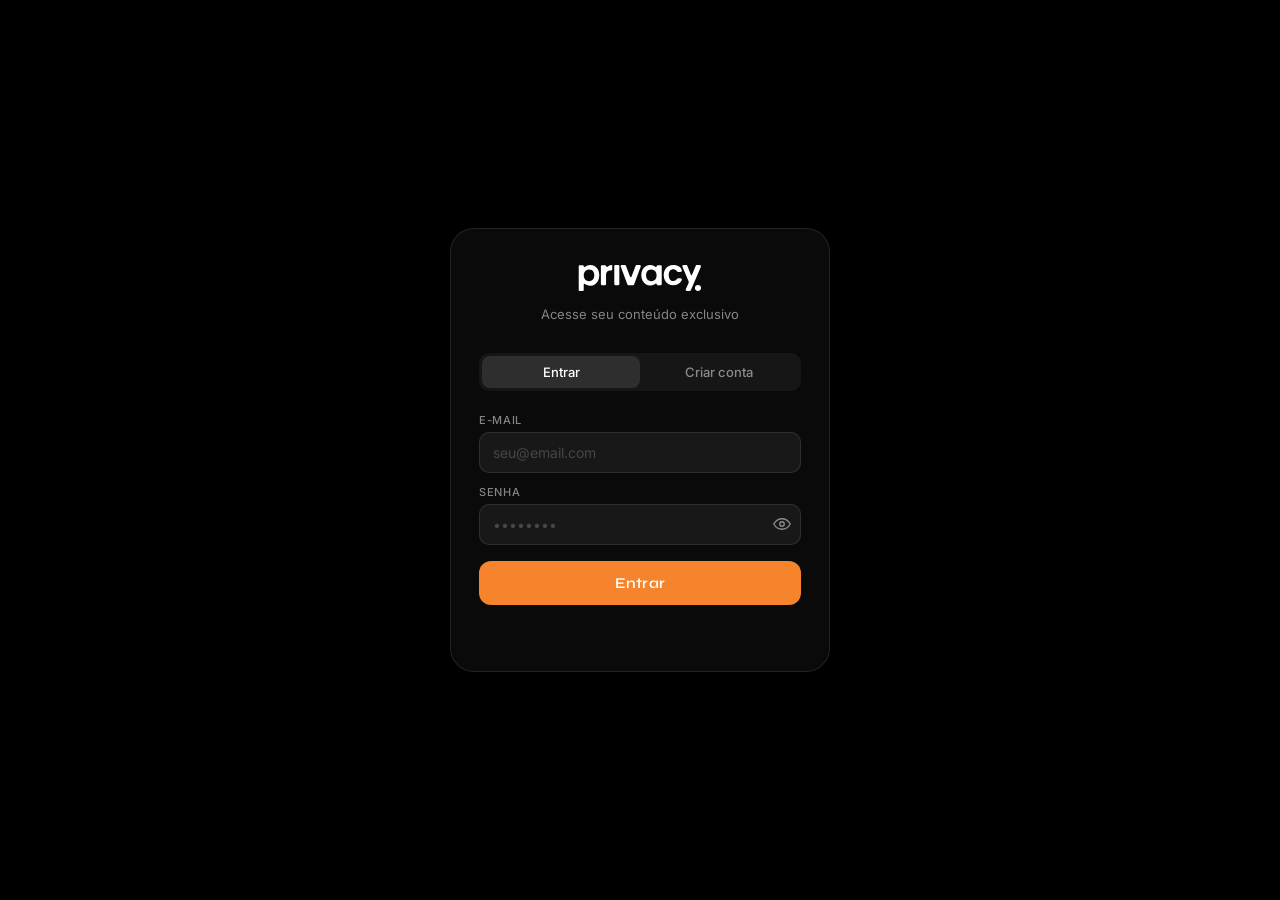
<file: members.html>
<!DOCTYPE html>
<html lang="pt-BR">
<head>
<meta charset="utf-8">
<meta name="viewport" content="width=device-width,initial-scale=1,maximum-scale=1,user-scalable=no,viewport-fit=cover">
<title>Área de Membros</title>
<link rel="icon" href="images/faviconV2.png" type="image/png">
<link rel="preconnect" href="https://fonts.googleapis.com">
<link href="https://fonts.googleapis.com/css2?family=Syne:wght@400;600;700;800&family=Inter:wght@300;400;500&display=swap" rel="stylesheet">
<style>
:root {
  --bg: #000;
  --surface: rgba(255,255,255,0.06);
  --border: rgba(255,255,255,0.1);
  --text: #fff;
  --text-dim: rgba(255,255,255,0.5);
  --accent: #f6842c;
  --accent2: #ffbfa3;
  --radius: 14px;
}

* { box-sizing: border-box; margin: 0; padding: 0; -webkit-tap-highlight-color: transparent; }
html, body { height: 100%; overflow: hidden; background: #000; color: var(--text); font-family: 'Inter', sans-serif; }
a { color: inherit; text-decoration: none; }

/* ── AUTH ─────────────────────────────────────────────────── */
#authScreen {
  position: fixed; inset: 0; z-index: 200;
  display: flex; align-items: center; justify-content: center;
  background: #000;
  padding: 24px;
}
.auth-card {
  width: 100%; max-width: 380px;
  background: rgba(255,255,255,0.04);
  border: 1px solid var(--border);
  border-radius: 24px;
  padding: 36px 28px;
  backdrop-filter: blur(20px);
}
.auth-logo {
  display: block;
  height: 26px;
  width: auto;
  margin: 0 auto 14px;
  filter: brightness(0) invert(1);
}
.auth-sub {
  font-size: 13px; color: var(--text-dim);
  margin-bottom: 28px; line-height: 1.5;
  text-align: center;
}
.auth-tabs {
  display: flex;
  background: rgba(255,255,255,0.05);
  border-radius: 10px; padding: 3px;
  margin-bottom: 22px;
}
.auth-tab {
  flex: 1; text-align: center; padding: 8px;
  border-radius: 8px; font-size: 13px; font-weight: 500;
  cursor: pointer; color: var(--text-dim);
  transition: all .2s; font-family: inherit;
  background: none; border: none;
}
.auth-tab.active { background: rgba(255,255,255,0.1); color: var(--text); }
.field { margin-bottom: 12px; }
.field label {
  display: block; font-size: 11px; font-weight: 500;
  color: var(--text-dim); margin-bottom: 5px;
  text-transform: uppercase; letter-spacing: .06em;
}
.field input {
  width: 100%; background: rgba(255,255,255,0.06);
  border: 1px solid var(--border); border-radius: 10px;
  padding: 11px 13px; color: var(--text);
  font-size: 14px; font-family: inherit; outline: none;
  transition: border-color .2s;
}
.field input:focus { border-color: var(--accent); }
.field input::placeholder { color: rgba(255,255,255,0.2); }
.btn-primary {
  width: 100%; background: var(--accent);
  color: #fff; border: none; border-radius: 12px;
  padding: 13px; font-size: 15px; font-weight: 600;
  font-family: 'Syne', sans-serif; cursor: pointer;
  margin-top: 4px; transition: opacity .2s, transform .1s;
  letter-spacing: .01em;
}
.btn-primary:hover { opacity: .9; }
.btn-primary:active { transform: scale(.98); }
.btn-primary:disabled { opacity: .45; cursor: default; }
.auth-msg {
  margin-top: 12px; font-size: 13px;
  text-align: center; color: var(--text-dim); min-height: 18px;
}
.auth-msg.error { color: #ff6b6b; }
.auth-msg.success { color: #4caf7d; }
.token-hint {
  margin-top: 16px; padding: 11px 13px;
  background: rgba(246,132,44,0.08);
  border: 1px solid rgba(246,132,44,0.2);
  border-radius: 10px; font-size: 12px;
  color: var(--accent2); line-height: 1.5; text-align: center;
}

/* ── SHORTS FEED ──────────────────────────────────────────── */
#membersScreen {
  display: none;
  position: fixed; inset: 0;
}

#shortsContainer {
  position: absolute; inset: 0;
  overflow-y: scroll;
  scroll-snap-type: y mandatory;
  -webkit-overflow-scrolling: touch;
  scrollbar-width: none;
}
#shortsContainer::-webkit-scrollbar { display: none; }

.short-slide {
  position: relative;
  width: 100%; height: 100dvh;
  scroll-snap-align: start;
  scroll-snap-stop: always;
  display: flex; align-items: center; justify-content: center;
  background: #000;
  overflow: hidden;
}

/* Video */
.short-video {
  position: absolute; inset: 0;
  width: 100%; height: 100%;
  object-fit: cover;
  background: #000;
}
.short-video-iframe {
  position: absolute; inset: 0;
  width: 100%; height: 100%;
  border: none;
}

/* Gradient overlay */
.short-gradient {
  position: absolute; inset: 0;
  background: linear-gradient(
    to bottom,
    rgba(0,0,0,0.25) 0%,
    transparent 25%,
    transparent 50%,
    rgba(0,0,0,0.6) 80%,
    rgba(0,0,0,0.88) 100%
  );
  pointer-events: none;
  z-index: 2;
}

/* Info overlay - bottom left */
.short-info {
  position: absolute;
  bottom: 0; left: 0; right: 72px;
  z-index: 3;
  padding: 0 16px 28px;
}
.short-num {
  font-size: 10px; font-weight: 600;
  color: rgba(255,255,255,0.4);
  letter-spacing: .1em; text-transform: uppercase;
  margin-bottom: 6px;
}
.short-title {
  font-family: 'Syne', sans-serif;
  font-size: 17px; font-weight: 700;
  line-height: 1.3; color: #fff;
  margin-bottom: 5px;
  text-shadow: 0 1px 8px rgba(0,0,0,0.5);
}
.short-desc {
  font-size: 13px; color: rgba(255,255,255,0.7);
  line-height: 1.5;
  display: -webkit-box;
  -webkit-line-clamp: 2;
  -webkit-box-orient: vertical;
  overflow: hidden;
}

/* Actions - right rail */
.short-actions {
  position: absolute;
  bottom: 0; right: 0;
  z-index: 3;
  width: 72px;
  padding-bottom: 28px;
  display: flex; flex-direction: column;
  align-items: center; gap: 20px;
}
.short-action-btn {
  display: flex; flex-direction: column;
  align-items: center; gap: 4px;
  cursor: pointer; user-select: none;
}
.short-action-icon {
  width: 44px; height: 44px;
  border-radius: 50%;
  background: rgba(255,255,255,0.12);
  backdrop-filter: blur(10px);
  display: flex; align-items: center; justify-content: center;
  transition: background .15s, transform .15s;
  border: 1px solid rgba(255,255,255,0.08);
}
.short-action-btn:active .short-action-icon {
  transform: scale(.88);
  background: rgba(255,255,255,0.2);
}
.short-action-label {
  font-size: 10px; color: rgba(255,255,255,0.6);
  font-weight: 500; text-align: center;
}

/* Expand description btn */
.short-desc-toggle {
  background: none; border: none;
  color: rgba(255,255,255,0.5);
  font-size: 12px; font-family: inherit;
  cursor: pointer; padding: 2px 0;
  display: none;
}
.short-desc.expanded {
  -webkit-line-clamp: unset;
  max-height: 120px;
  overflow-y: auto;
}

/* Play/pause tap overlay */
.tap-zone {
  position: absolute; inset: 0;
  z-index: 1;
}
.tap-feedback {
  position: absolute;
  top: 50%; left: 50%;
  transform: translate(-50%, -50%) scale(0);
  width: 70px; height: 70px;
  border-radius: 50%;
  background: rgba(255,255,255,0.18);
  display: flex; align-items: center; justify-content: center;
  pointer-events: none;
  transition: transform .12s ease-out, opacity .25s;
  opacity: 0;
  z-index: 10;
}
.tap-feedback.show {
  transform: translate(-50%, -50%) scale(1);
  opacity: 1;
}
.tap-feedback svg { opacity: .9; }

/* Thumbnail / loading state */
.short-thumb {
  position: absolute; inset: 0;
  width: 100%; height: 100%;
  object-fit: cover;
  z-index: 0;
  transition: opacity .3s;
}
.short-thumb.hidden { opacity: 0; }

/* Top bar */
.shorts-topbar {
  position: fixed; top: 0; left: 0; right: 0;
  z-index: 50;
  height: 56px;
  display: flex; align-items: center; justify-content: space-between;
  padding: 0 16px;
  pointer-events: none;
}
.topbar-logo {
  font-family: 'Syne', sans-serif;
  font-size: 20px; font-weight: 800;
  color: var(--accent);
  letter-spacing: -1px;
  text-shadow: 0 2px 12px rgba(0,0,0,0.5);
  pointer-events: all;
}
.topbar-right {
  display: flex; align-items: center; gap: 10px;
  pointer-events: all;
}
#topbarEmail {
  font-size: 12px; color: rgba(255,255,255,0.55);
  max-width: 130px; overflow: hidden;
  text-overflow: ellipsis; white-space: nowrap;
  text-shadow: 0 1px 6px rgba(0,0,0,0.6);
}
.btn-logout {
  background: rgba(255,255,255,0.1);
  backdrop-filter: blur(10px);
  border: 1px solid rgba(255,255,255,0.1);
  color: rgba(255,255,255,0.7);
  font-size: 11px; padding: 5px 12px;
  border-radius: 20px; cursor: pointer;
  font-family: inherit; transition: all .2s;
}
.btn-logout:hover { background: rgba(255,255,255,0.18); color: #fff; }

/* Scroll indicator dots */
.scroll-dots {
  position: fixed; right: 6px; top: 50%; transform: translateY(-50%);
  z-index: 50; display: flex; flex-direction: column; gap: 5px;
  pointer-events: none; opacity: 0; transition: opacity .3s;
}
.scroll-dots.visible { opacity: 1; }
.dot {
  width: 3px; height: 3px; border-radius: 2px;
  background: rgba(255,255,255,0.25);
  transition: height .25s, background .25s;
}
.dot.active {
  height: 14px;
  background: var(--accent);
}

/* Loading state */
.shorts-loading {
  position: fixed; inset: 0;
  background: #000;
  display: flex; align-items: center; justify-content: center;
  z-index: 100; flex-direction: column; gap: 14px;
}
.loading-spinner {
  width: 36px; height: 36px;
  border: 2px solid rgba(255,255,255,0.1);
  border-top-color: var(--accent);
  border-radius: 50%;
  animation: spin .7s linear infinite;
}
@keyframes spin { to { transform: rotate(360deg); } }

/* Empty state */
.shorts-empty {
  position: fixed; inset: 0;
  display: flex; align-items: center; justify-content: center;
  flex-direction: column; gap: 12px; text-align: center; padding: 32px;
}
.shorts-empty svg { opacity: .25; margin: 0 auto; }
.shorts-empty p { font-size: 15px; color: var(--text-dim); }

/* Navigation arrows (desktop) */
.nav-arrows {
  position: fixed; right: 24px; top: 50%; transform: translateY(-50%);
  z-index: 50; display: flex; flex-direction: column; gap: 10px;
  pointer-events: all;
}
.nav-arrow {
  width: 40px; height: 40px; border-radius: 50%;
  background: rgba(255,255,255,0.1);
  backdrop-filter: blur(10px);
  border: 1px solid rgba(255,255,255,0.1);
  color: #fff; cursor: pointer;
  display: flex; align-items: center; justify-content: center;
  transition: background .2s, transform .15s;
  font-size: 16px;
}
.nav-arrow:hover { background: rgba(255,255,255,0.22); transform: scale(1.08); }
.nav-arrow:disabled { opacity: .25; cursor: default; }

/* ── RESPONSIVO MOBILE ──────────────────────────────────────── */
@media (max-width: 600px) {
  .nav-arrows { display: none; }

  /* Topbar */
  .shorts-topbar { height: 52px; padding: 0 12px; }
  .topbar-logo { font-size: 18px; }
  #topbarEmail { max-width: 90px; font-size: 11px; }
  .btn-logout { font-size: 10px; padding: 4px 10px; }

  /* Info overlay */
  .short-info {
    padding: 0 12px 110px;
    right: 64px;
  }
  .short-num { font-size: 9px; margin-bottom: 4px; }
  .short-title { font-size: 15px; }
  .short-desc { font-size: 12px; }

  /* Actions rail */
  .short-actions {
    width: 64px;
    padding-bottom: 110px;
    gap: 16px;
  }
  .short-action-icon { width: 42px; height: 42px; }
  .short-action-label { font-size: 9px; }

  /* Counter badge */
  .vid-counter { bottom: 12px; font-size: 11px; padding: 4px 12px; }

  /* Auth card */
  .auth-card { padding: 28px 20px; border-radius: 18px; }
  .auth-logo { height: 22px; }
  .auth-sub { font-size: 12px; margin-bottom: 20px; }
  .field input { font-size: 16px; }
  .btn-primary { font-size: 14px; padding: 14px; }
}

/* Safe area para iPhone com notch/home bar */
@supports (padding-bottom: env(safe-area-inset-bottom)) {
  @media (max-width: 600px) {
    .short-info { padding-bottom: calc(90px + env(safe-area-inset-bottom)); }
    .short-actions { padding-bottom: calc(90px + env(safe-area-inset-bottom)); }
    .vid-counter { bottom: calc(12px + env(safe-area-inset-bottom)); }
  }
}

/* Tablet */
@media (min-width: 601px) and (max-width: 1024px) {
  .short-info { padding: 0 18px 72px; right: 80px; }
  .short-actions { width: 80px; padding-bottom: 72px; gap: 18px; }
  .short-action-icon { width: 46px; height: 46px; }
  #topbarEmail { max-width: 160px; }
}

/* Desktop */
@media (min-width: 1025px) {
  #shortsContainer { display: flex; flex-direction: column; align-items: center; }
  .short-slide { max-width: 460px; margin: 0 auto; }
}

/* Video counter badge */
.vid-counter {
  position: fixed; bottom: 16px; left: 50%; transform: translateX(-50%);
  z-index: 50;
  background: rgba(0,0,0,0.55);
  backdrop-filter: blur(8px);
  border: 1px solid rgba(255,255,255,0.1);
  border-radius: 20px; padding: 5px 14px;
  font-size: 12px; color: rgba(255,255,255,0.5);
  pointer-events: none;
  transition: opacity .4s;
}

/* Progress bar */
.short-progress {
  position: absolute; bottom: 0; left: 0; right: 0; height: 2px;
  background: rgba(255,255,255,0.1); z-index: 4;
}
.short-progress-fill {
  height: 100%; background: var(--accent);
  width: 0%; transition: width .25s linear;
}
</style>
<script>
  window.SUPABASE_URL  = 'https://zgjxdqgnjzhgxetpjaof.supabase.co';
  window.SUPABASE_ANON = 'eyJhbGciOiJIUzI1NiIsInR5cCI6IkpXVCJ9.eyJpc3MiOiJzdXBhYmFzZSIsInJlZiI6InpnanhkcWduanpoZ3hldHBqYW9mIiwicm9sZSI6ImFub24iLCJpYXQiOjE3ODYyODYxMzUsImV4cCI6MjEwMTg2MjEzNX0.Q0jwuob0FlBxsl7WLym5pknJEmuTxVnmmy2awLcRVCk';
</script>
</head>
<body>

<!-- AUTH SCREEN -->
<div id="authScreen">
  <div class="auth-card">
    <img class="auth-logo" src="images/logo-black.svg" alt="privacy">
    <div class="auth-sub">Acesse seu conteúdo exclusivo</div>
    <div class="auth-tabs">
      <button class="auth-tab active" id="tabLogin" onclick="switchTab('login')">Entrar</button>
      <button class="auth-tab" id="tabRegister" onclick="switchTab('register')">Criar conta</button>
    </div>
    <div id="formLogin">
      <div class="field"><label>E-mail</label><input type="email" id="loginEmail" placeholder="seu@email.com" autocomplete="email"></div>
      <div class="field">
        <label>Senha</label>
        <div style="position:relative">
          <input type="password" id="loginPassword" placeholder="••••••••" autocomplete="current-password" style="padding-right:44px">
          <button type="button" onclick="togglePasswordVisibility('loginPassword', this)" aria-label="Mostrar senha" style="position:absolute;right:6px;top:50%;transform:translateY(-50%);background:none;border:none;cursor:pointer;color:rgba(255,255,255,0.5);padding:4px;display:flex;align-items:center;">
            <svg width="18" height="18" viewBox="0 0 24 24" fill="none" stroke="currentColor" stroke-width="1.8"><path d="M1 12s4-7 11-7 11 7 11 7-4 7-11 7-11-7-11-7Z"/><circle cx="12" cy="12" r="3"/></svg>
          </button>
        </div>
      </div>
      <button class="btn-primary" onclick="doLogin()">Entrar</button>
    </div>
    <div id="formRegister" style="display:none">
      <div class="field"><label>E-mail</label><input type="email" id="regEmail" placeholder="seu@email.com" autocomplete="email"></div>
      <div class="field">
        <label>Senha</label>
        <div style="position:relative">
          <input type="password" id="regPassword" placeholder="Mínimo 6 caracteres" autocomplete="new-password" oninput="checkPasswordMatch()" style="padding-right:44px">
          <button type="button" onclick="togglePasswordVisibility('regPassword', this)" aria-label="Mostrar senha" style="position:absolute;right:6px;top:50%;transform:translateY(-50%);background:none;border:none;cursor:pointer;color:rgba(255,255,255,0.5);padding:4px;display:flex;align-items:center;">
            <svg width="18" height="18" viewBox="0 0 24 24" fill="none" stroke="currentColor" stroke-width="1.8"><path d="M1 12s4-7 11-7 11 7 11 7-4 7-11 7-11-7-11-7Z"/><circle cx="12" cy="12" r="3"/></svg>
          </button>
        </div>
      </div>
      <div class="field">
        <label>Confirmar senha</label>
        <div style="position:relative">
          <input type="password" id="regPassword2" placeholder="Repita a senha" oninput="checkPasswordMatch()" style="padding-right:44px">
          <button type="button" onclick="togglePasswordVisibility('regPassword2', this)" aria-label="Mostrar senha" style="position:absolute;right:6px;top:50%;transform:translateY(-50%);background:none;border:none;cursor:pointer;color:rgba(255,255,255,0.5);padding:4px;display:flex;align-items:center;">
            <svg width="18" height="18" viewBox="0 0 24 24" fill="none" stroke="currentColor" stroke-width="1.8"><path d="M1 12s4-7 11-7 11 7 11 7-4 7-11 7-11-7-11-7Z"/><circle cx="12" cy="12" r="3"/></svg>
          </button>
        </div>
        <div id="passwordMatchMsg" style="font-size:12px;margin-top:6px;display:none;"></div>
      </div>
      <button class="btn-primary" onclick="doRegister()">Criar conta</button>
      <div class="token-hint" id="tokenHint" style="display:none">🔑 Token detectado! Sua conta será vinculada ao pagamento.</div>
    </div>
    <div class="auth-msg" id="authMsg"></div>
  </div>
</div>

<!-- MEMBERS SCREEN -->
<div id="membersScreen">
  <!-- Top bar -->
  <div class="shorts-topbar">
    <div class="topbar-logo">privacy</div>
    <div class="topbar-right">
      <span id="topbarEmail"></span>
      <button class="btn-logout" onclick="logout()">Sair</button>
    </div>
  </div>

  <!-- Shorts container -->
  <div id="shortsContainer"></div>

  <!-- Desktop nav arrows -->
  <div class="nav-arrows">
    <button class="nav-arrow" id="arrowUp" onclick="navigateTo(currentIndex - 1)" title="Anterior">↑</button>
    <button class="nav-arrow" id="arrowDown" onclick="navigateTo(currentIndex + 1)" title="Próximo">↓</button>
  </div>

  <!-- Scroll dots -->
  <div class="scroll-dots" id="scrollDots"></div>

  <!-- Video counter -->
  <div class="vid-counter" id="vidCounter"></div>
</div>

<script>
var SUPABASE_URL  = window.SUPABASE_URL  || '';
var SUPABASE_ANON = window.SUPABASE_ANON || '';
var SESSION_KEY   = 'mbr_session';
var currentUser   = null;
var allVideos     = [];
var currentIndex  = 0;
var isScrolling   = false;

var urlParams   = new URLSearchParams(window.location.search);
var accessToken = urlParams.get('token') || '';

// ── INIT ──────────────────────────────────────────────────────
window.addEventListener('DOMContentLoaded', function() {
  if (accessToken) {
    switchTab('register');
    var h = document.getElementById('tokenHint');
    if (h) h.style.display = '';
  }
  var saved = localStorage.getItem(SESSION_KEY);
  if (saved) {
    try {
      var s = JSON.parse(saved);
      var token = s.access_token || (s.session && s.session.access_token);
      if (token) { if (!s.access_token) s.access_token = token; currentUser = s; showMembers(); return; }
    } catch(e) {}
  }
  showAuth();
});

// ── AUTH ──────────────────────────────────────────────────────
function switchTab(tab) {
  document.getElementById('tabLogin').classList.toggle('active', tab === 'login');
  document.getElementById('tabRegister').classList.toggle('active', tab === 'register');
  document.getElementById('formLogin').style.display    = tab === 'login' ? '' : 'none';
  document.getElementById('formRegister').style.display = tab === 'register' ? '' : 'none';
  setMsg('', '');
}

function setMsg(text, type) {
  var el = document.getElementById('authMsg');
  el.textContent = text;
  el.className = 'auth-msg' + (type ? ' ' + type : '');
}

function traduzirErro(msg) {
  if (!msg) return 'Ocorreu um erro. Tente novamente.';
  var m = msg.toLowerCase();
  if (m.includes('invalid login') || m.includes('invalid credentials') || m.includes('wrong password')) return 'E-mail ou senha incorretos.';
  if (m.includes('user already registered') || m.includes('already been registered') || m.includes('already exists')) return 'Este e-mail já está cadastrado. Faça login.';
  if (m.includes('email not confirmed')) return 'Confirme seu e-mail antes de entrar.';
  if (m.includes('signup is disabled')) return 'Cadastro temporariamente desativado.';
  if (m.includes('password should be')) return 'A senha precisa ter pelo menos 6 caracteres.';
  if (m.includes('unable to validate') || m.includes('token')) return 'Sessão expirada. Tente novamente.';
  if (m.includes('rate limit') || m.includes('too many')) return 'Muitas tentativas. Aguarde alguns minutos.';
  if (m.includes('network') || m.includes('fetch')) return 'Erro de conexão. Verifique sua internet.';
  return msg;
}

function setLoading(btn, loading, label) {
  btn.disabled = loading;
  btn.textContent = loading ? 'Aguarde...' : (label || btn._orig);
}

async function doLogin() {
  var email = document.getElementById('loginEmail').value.trim();
  var pass  = document.getElementById('loginPassword').value;
  if (!email || !pass) { setMsg('Preencha todos os campos.', 'error'); return; }
  var btn = document.querySelector('#formLogin .btn-primary');
  btn._orig = btn.textContent; setLoading(btn, true); setMsg('', '');
  try {
    var res  = await fetch(SUPABASE_URL + '/auth/v1/token?grant_type=password', {
      method: 'POST',
      headers: { 'Content-Type': 'application/json', 'apikey': SUPABASE_ANON },
      body: JSON.stringify({ email, password: pass }),
    });
    var data = await res.json();
    if (!res.ok) throw new Error(traduzirErro(data.error_description || data.msg || data.message));
    currentUser = data;
    localStorage.setItem(SESSION_KEY, JSON.stringify(data));
    showMembers();
  } catch(e) { setMsg(e.message, 'error'); } finally { setLoading(btn, false, 'Entrar'); }
}

function togglePasswordVisibility(inputId, btn) {
  var input = document.getElementById(inputId);
  var isHidden = input.type === 'password';
  input.type = isHidden ? 'text' : 'password';
  btn.innerHTML = isHidden
    ? '<svg width="18" height="18" viewBox="0 0 24 24" fill="none" stroke="currentColor" stroke-width="1.8"><path d="M17.94 17.94A10.94 10.94 0 0 1 12 19c-7 0-11-7-11-7a18.6 18.6 0 0 1 4.22-5.06M9.9 4.24A10.94 10.94 0 0 1 12 4c7 0 11 7 11 7a18.6 18.6 0 0 1-2.27 3.32M14.12 14.12a3 3 0 1 1-4.24-4.24"/><line x1="1" y1="1" x2="23" y2="23"/></svg>'
    : '<svg width="18" height="18" viewBox="0 0 24 24" fill="none" stroke="currentColor" stroke-width="1.8"><path d="M1 12s4-7 11-7 11 7 11 7-4 7-11 7-11-7-11-7Z"/><circle cx="12" cy="12" r="3"/></svg>';
}

function checkPasswordMatch() {
  var pass  = document.getElementById('regPassword').value;
  var pass2 = document.getElementById('regPassword2').value;
  var msg   = document.getElementById('passwordMatchMsg');
  if (!pass2) { msg.style.display = 'none'; return; }
  msg.style.display = 'block';
  if (pass === pass2) {
    msg.textContent = '✓ As senhas coincidem';
    msg.style.color = '#4ade80';
  } else {
    msg.textContent = '✕ As senhas não coincidem';
    msg.style.color = '#f87171';
  }
}

async function doRegister() {
  var email = document.getElementById('regEmail').value.trim();
  var pass  = document.getElementById('regPassword').value;
  var pass2 = document.getElementById('regPassword2').value;
  if (!email || !pass) { setMsg('Preencha todos os campos.', 'error'); return; }
  if (pass !== pass2)  { setMsg('As senhas não coincidem.', 'error'); return; }
  if (pass.length < 6) { setMsg('Senha muito curta.', 'error'); return; }
  var btn = document.querySelector('#formRegister .btn-primary');
  btn._orig = btn.textContent; setLoading(btn, true); setMsg('', '');
  try {
    var res  = await fetch(SUPABASE_URL + '/auth/v1/signup', {
      method: 'POST',
      headers: { 'Content-Type': 'application/json', 'apikey': SUPABASE_ANON },
      body: JSON.stringify({ email, password: pass }),
    });
    var data = await res.json();
    if (!res.ok) throw new Error(traduzirErro(data.error_description || data.msg || data.message));
    if (data.user) {
      try {
        await fetch('/api/activate-access', {
          method: 'POST',
          headers: { 'Content-Type': 'application/json' },
          body: JSON.stringify({ token: accessToken || null, user_id: data.user.id, email }),
        });
      } catch(e) {}
    }
    if (data.access_token) {
      currentUser = data;
      localStorage.setItem(SESSION_KEY, JSON.stringify(data));
      showMembers();
    } else {
      // E-mail confirmado automaticamente no passo acima — tenta logar direto
      try {
        var loginRes = await fetch(SUPABASE_URL + '/auth/v1/token?grant_type=password', {
          method: 'POST',
          headers: { 'Content-Type': 'application/json', 'apikey': SUPABASE_ANON },
          body: JSON.stringify({ email, password: pass }),
        });
        var loginData = await loginRes.json();
        if (loginRes.ok) {
          currentUser = loginData;
          localStorage.setItem(SESSION_KEY, JSON.stringify(loginData));
          showMembers();
          return;
        }
      } catch(e) {}
      setMsg('Conta criada! Faça login.', 'success');
      switchTab('login');
    }
  } catch(e) { setMsg(e.message, 'error'); } finally { setLoading(btn, false, 'Criar conta'); }
}

function logout() {
  localStorage.removeItem(SESSION_KEY);
  currentUser = null;
  document.getElementById('membersScreen').style.display = 'none';
  showAuth();
}

// ── TELAS ─────────────────────────────────────────────────────
function showAuth() {
  document.getElementById('authScreen').style.display = 'flex';
  document.getElementById('membersScreen').style.display = 'none';
}

function showMembers() {
  document.getElementById('authScreen').style.display = 'none';
  var ms = document.getElementById('membersScreen');
  ms.style.display = 'block';
  var email = (currentUser.user && currentUser.user.email) || currentUser.email || '';
  document.getElementById('topbarEmail').textContent = email;
  setTimeout(loadVideos, 50);
}

// ── LOAD VIDEOS ────────────────────────────────────────────────
async function loadVideos() {
  var container = document.getElementById('shortsContainer');
  container.innerHTML = '<div class="shorts-loading"><div class="loading-spinner"></div><p style="font-size:13px;color:rgba(255,255,255,0.4)">Carregando...</p></div>';

  try {
    var modelId = null;
    try {
      var cfgRes = await fetch('/api/admin-profile');
      if (cfgRes.ok) { var cfgData = await cfgRes.json(); modelId = cfgData._model_id || cfgData.model_id || null; }
    } catch(e) {}

    var modelFilter = modelId ? '&model_id=eq.' + encodeURIComponent(modelId) : '';
    var res = await fetch(SUPABASE_URL + '/rest/v1/medias?type=neq.photo&order=created_at.desc' + modelFilter, {
      headers: { 'apikey': SUPABASE_ANON, 'Authorization': 'Bearer ' + currentUser.access_token }
    });

    if (res.status === 401) { logout(); return; }
    allVideos = await res.json();
    renderShorts(allVideos);
  } catch(e) {
    container.innerHTML = '<div class="shorts-empty"><svg width="48" height="48" viewBox="0 0 24 24" fill="none" stroke="currentColor" stroke-width="1.5"><rect x="2" y="3" width="20" height="14" rx="2"/><path d="m8 21 4-4 4 4M12 17v4"/></svg><p>Erro ao carregar. Tente novamente.</p></div>';
  }
}

// ── RENDER SHORTS ──────────────────────────────────────────────
function renderShorts(videos) {
  var container = document.getElementById('shortsContainer');

  if (!videos.length) {
    container.innerHTML = '<div class="shorts-empty" style="height:100dvh"><svg width="48" height="48" viewBox="0 0 24 24" fill="none" stroke="currentColor" stroke-width="1.5"><polygon points="5 3 19 12 5 21 5 3"/></svg><p>Nenhum vídeo disponível ainda.</p></div>';
    return;
  }

  // Dots
  var dots = document.getElementById('scrollDots');
  var maxDots = Math.min(videos.length, 12);
  dots.innerHTML = Array.from({length: maxDots}, function(_, i) {
    return '<div class="dot' + (i === 0 ? ' active' : '') + '" data-i="' + i + '"></div>';
  }).join('');

  // Counter
  updateCounter(0, videos.length);

  container.innerHTML = '';
  videos.forEach(function(v, i) {
    container.appendChild(buildSlide(v, i, videos.length));
  });

  // Scroll observer
  setupScrollObserver();
  setupKeyboard();
  updateArrows();
}

function buildSlide(v, i, total) {
  var slide = document.createElement('div');
  slide.className = 'short-slide';
  slide.dataset.index = i;

  var isYt     = v.url && /youtube\.com|youtu\.be/i.test(v.url);
  var isEmbed  = v.url && /turbo\.cr\/embed|streamtape\.com\/e\/|mixdrop\.co\/e\/|\/embed\//i.test(v.url) && !isYt;
  var isVideo  = v.url && (/\.(mp4|webm|mov)/i.test(v.url) || v.type === 'video' || v.type === 'paid') && !isEmbed && !isYt;

  // Background / thumb
  if (v.thumbnail) {
    var thumb = document.createElement('img');
    thumb.className = 'short-thumb';
    thumb.src = v.thumbnail;
    thumb.alt = '';
    thumb.loading = i === 0 ? 'eager' : 'lazy';
    slide.appendChild(thumb);
  } else {
    var thumbBg = document.createElement('div');
    thumbBg.style.cssText = 'position:absolute;inset:0;background:linear-gradient(135deg,#1a0a00,#0d0d0d);';
    slide.appendChild(thumbBg);
  }

  // Video element
  if (isYt) {
    var ytId = (v.url.match(/(?:v=|youtu\.be\/)([^&?]+)/) || [])[1] || '';
    var iframe = document.createElement('iframe');
    iframe.className = 'short-video-iframe';
    iframe.src = 'https://www.youtube.com/embed/' + ytId + '?autoplay=0&mute=1&playsinline=1&rel=0&modestbranding=1';
    iframe.allow = 'autoplay; fullscreen';
    iframe.allowFullscreen = true;
    iframe.dataset.ytSrc = iframe.src;
    iframe.dataset.ytAutoSrc = 'https://www.youtube.com/embed/' + ytId + '?autoplay=1&mute=0&playsinline=1&rel=0&modestbranding=1';
    slide.appendChild(iframe);
  } else if (isEmbed) {
    var embedFrame = document.createElement('iframe');
    embedFrame.className = 'short-video-iframe';
    embedFrame.src = v.url;
    embedFrame.allow = 'autoplay; fullscreen; encrypted-media; picture-in-picture';
    embedFrame.allowFullscreen = true;
    embedFrame.setAttribute('allowfullscreen', '');
    embedFrame.style.cssText = 'position:absolute;inset:0;width:100%;height:100%;border:none;background:#000;';
    slide.appendChild(embedFrame);
  } else if (isVideo) {
    var vid = document.createElement('video');
    vid.className = 'short-video';
    vid.src = v.url;
    vid.loop = true;
    vid.playsinline = true;
    vid.preload = i === 0 ? 'auto' : 'none';
    vid.setAttribute('playsinline', '');
    slide.appendChild(vid);

    // Tap to play/pause
    var tapZone = document.createElement('div');
    tapZone.className = 'tap-zone';
    var tapFb = document.createElement('div');
    tapFb.className = 'tap-feedback';
    tapFb.innerHTML = '<svg width="28" height="28" viewBox="0 0 24 24" fill="white"><polygon points="5 3 19 12 5 21 5 3"/></svg>';
    tapZone.appendChild(tapFb);

    tapZone.addEventListener('click', function() {
      if (vid.paused) {
        vid.play();
        tapFb.querySelector('svg').innerHTML = '<polygon points="5 3 19 12 5 21 5 3"/>';
      } else {
        vid.pause();
        tapFb.querySelector('svg').innerHTML = '<rect x="6" y="4" width="4" height="16"/><rect x="14" y="4" width="4" height="16"/>';
      }
      tapFb.classList.add('show');
      setTimeout(function() { tapFb.classList.remove('show'); }, 600);
    });
    slide.appendChild(tapZone);

    // Progress bar
    var progWrap = document.createElement('div');
    progWrap.className = 'short-progress';
    var progFill = document.createElement('div');
    progFill.className = 'short-progress-fill';
    progWrap.appendChild(progFill);
    slide.appendChild(progWrap);

    vid.addEventListener('timeupdate', function() {
      if (vid.duration) progFill.style.width = ((vid.currentTime / vid.duration) * 100) + '%';
    });
  }

  // Gradient
  var grad = document.createElement('div');
  grad.className = 'short-gradient';
  slide.appendChild(grad);

  // Info
  var info = document.createElement('div');
  info.className = 'short-info';
  info.innerHTML =
    '<div class="short-num">' + (i + 1) + ' / ' + total + '</div>' +
    '<div class="short-title">' + escHtml(v.title || 'Sem título') + '</div>' +
    (v.description
      ? '<div class="short-desc" id="desc-' + i + '">' + escHtml(v.description) + '</div>'
      : '');
  slide.appendChild(info);

  // Actions
  var actions = document.createElement('div');
  actions.className = 'short-actions';

  // Fullscreen button
  actions.innerHTML +=
    '<div class="short-action-btn" onclick="toggleFullscreen(this)">' +
      '<div class="short-action-icon"><svg width="18" height="18" viewBox="0 0 24 24" fill="none" stroke="white" stroke-width="2"><polyline points="15 3 21 3 21 9"/><polyline points="9 21 3 21 3 15"/><line x1="21" y1="3" x2="14" y2="10"/><line x1="3" y1="21" x2="10" y2="14"/></svg></div>' +
      '<span class="short-action-label">Tela cheia</span>' +
    '</div>';

  // Share button
  actions.innerHTML +=
    '<div class="short-action-btn" onclick="shareVideo()">' +
      '<div class="short-action-icon"><svg width="18" height="18" viewBox="0 0 24 24" fill="none" stroke="white" stroke-width="2"><circle cx="18" cy="5" r="3"/><circle cx="6" cy="12" r="3"/><circle cx="18" cy="19" r="3"/><line x1="8.59" y1="13.51" x2="15.42" y2="17.49"/><line x1="15.41" y1="6.51" x2="8.59" y2="10.49"/></svg></div>' +
      '<span class="short-action-label">Compartilhar</span>' +
    '</div>';

  slide.appendChild(actions);
  return slide;
}

// ── SCROLL OBSERVER ────────────────────────────────────────────
function setupScrollObserver() {
  var container = document.getElementById('shortsContainer');
  var slides = container.querySelectorAll('.short-slide');

  var observer = new IntersectionObserver(function(entries) {
    entries.forEach(function(entry) {
      if (entry.intersectionRatio < 0.6) return;
      var idx = parseInt(entry.target.dataset.index);
      if (idx === currentIndex) return;
      currentIndex = idx;
      onSlideChange(idx);
    });
  }, { threshold: 0.6 });

  slides.forEach(function(s) { observer.observe(s); });

  // Show dots on scroll
  var dotsEl = document.getElementById('scrollDots');
  var dotsTimer;
  container.addEventListener('scroll', function() {
    dotsEl.classList.add('visible');
    clearTimeout(dotsTimer);
    dotsTimer = setTimeout(function() { dotsEl.classList.remove('visible'); }, 1500);
  }, { passive: true });
}

function onSlideChange(idx) {
  var container = document.getElementById('shortsContainer');
  var slides = container.querySelectorAll('.short-slide');

  // Pause all videos
  slides.forEach(function(slide, i) {
    var vid = slide.querySelector('video');
    var iframe = slide.querySelector('iframe');
    if (vid) vid.pause();
    if (iframe && Math.abs(i - idx) > 1) {
      // Reset iframe away from view (stop audio) — YouTube e embeds genéricos
      if (iframe.dataset.ytSrc) {
        iframe.src = iframe.dataset.ytSrc;
      } else {
        // Para embeds genéricos (turbo.cr etc), recarrega para pausar
        var embedSrc = iframe.src;
        iframe.src = '';
        iframe.src = embedSrc;
      }
    }
  });

  // Play current
  var current = slides[idx];
  if (current) {
    var vid = current.querySelector('video');
    var iframe = current.querySelector('iframe');
    if (vid) {
      vid.play().catch(function() {});
    }
    if (iframe && iframe.dataset.ytAutoSrc) {
      iframe.src = iframe.dataset.ytAutoSrc;
    }
  }

  // Update dots
  var dots = document.querySelectorAll('.dot');
  var maxDots = dots.length;
  dots.forEach(function(d, i) { d.classList.toggle('active', i === Math.min(idx, maxDots - 1)); });

  updateCounter(idx, allVideos.length);
  updateArrows();
}

function navigateTo(idx) {
  if (idx < 0 || idx >= allVideos.length) return;
  var container = document.getElementById('shortsContainer');
  var slides = container.querySelectorAll('.short-slide');
  if (slides[idx]) {
    slides[idx].scrollIntoView({ behavior: 'smooth' });
  }
}

function updateCounter(idx, total) {
  var el = document.getElementById('vidCounter');
  if (el) el.textContent = (idx + 1) + ' de ' + total;
}

function updateArrows() {
  var up   = document.getElementById('arrowUp');
  var down = document.getElementById('arrowDown');
  if (up)   up.disabled   = currentIndex <= 0;
  if (down) down.disabled = currentIndex >= allVideos.length - 1;
}

// ── KEYBOARD ───────────────────────────────────────────────────
function setupKeyboard() {
  document.addEventListener('keydown', function(e) {
    if (e.key === 'ArrowDown' || e.key === 'j') navigateTo(currentIndex + 1);
    if (e.key === 'ArrowUp'   || e.key === 'k') navigateTo(currentIndex - 1);
    if (e.key === ' ') {
      var slides = document.querySelectorAll('.short-slide');
      var vid = slides[currentIndex] && slides[currentIndex].querySelector('video');
      if (vid) { vid.paused ? vid.play() : vid.pause(); }
      e.preventDefault();
    }
  });
}

// ── ACTIONS ────────────────────────────────────────────────────
function toggleFullscreen(btn) {
  var slides = document.querySelectorAll('.short-slide');
  var slide = slides[currentIndex];
  var vid = slide && slide.querySelector('video');
  if (!vid) return;
  if (document.fullscreenElement) {
    document.exitFullscreen();
  } else {
    vid.requestFullscreen && vid.requestFullscreen();
  }
}

function shareVideo() {
  var mainUrl = window.location.origin + '/';
  var text = 'Confira este conteúdo exclusivo!';
  if (navigator.share) {
    navigator.share({ title: text, url: mainUrl }).catch(function() {});
  } else {
    navigator.clipboard && navigator.clipboard.writeText(mainUrl);
    showToast('🔗 Link copiado!');
  }
}

function showToast(msg) {
  var t = document.createElement('div');
  t.style.cssText = 'position:fixed;bottom:40px;left:50%;transform:translateX(-50%);background:rgba(30,30,30,0.95);color:#fff;padding:10px 20px;border-radius:20px;font-size:13px;z-index:9999;backdrop-filter:blur(10px);border:1px solid rgba(255,255,255,0.1);white-space:nowrap;pointer-events:none';
  t.textContent = msg;
  document.body.appendChild(t);
  setTimeout(function() { t.remove(); }, 2200);
}

function escHtml(s) {
  return String(s || '').replace(/&/g,'&amp;').replace(/"/g,'&quot;').replace(/</g,'&lt;').replace(/>/g,'&gt;');
}

// Auto-play first video after render
document.addEventListener('DOMContentLoaded', function() {
  // handled by showMembers -> loadVideos
});
</script>
</body>
</html>
</file>
